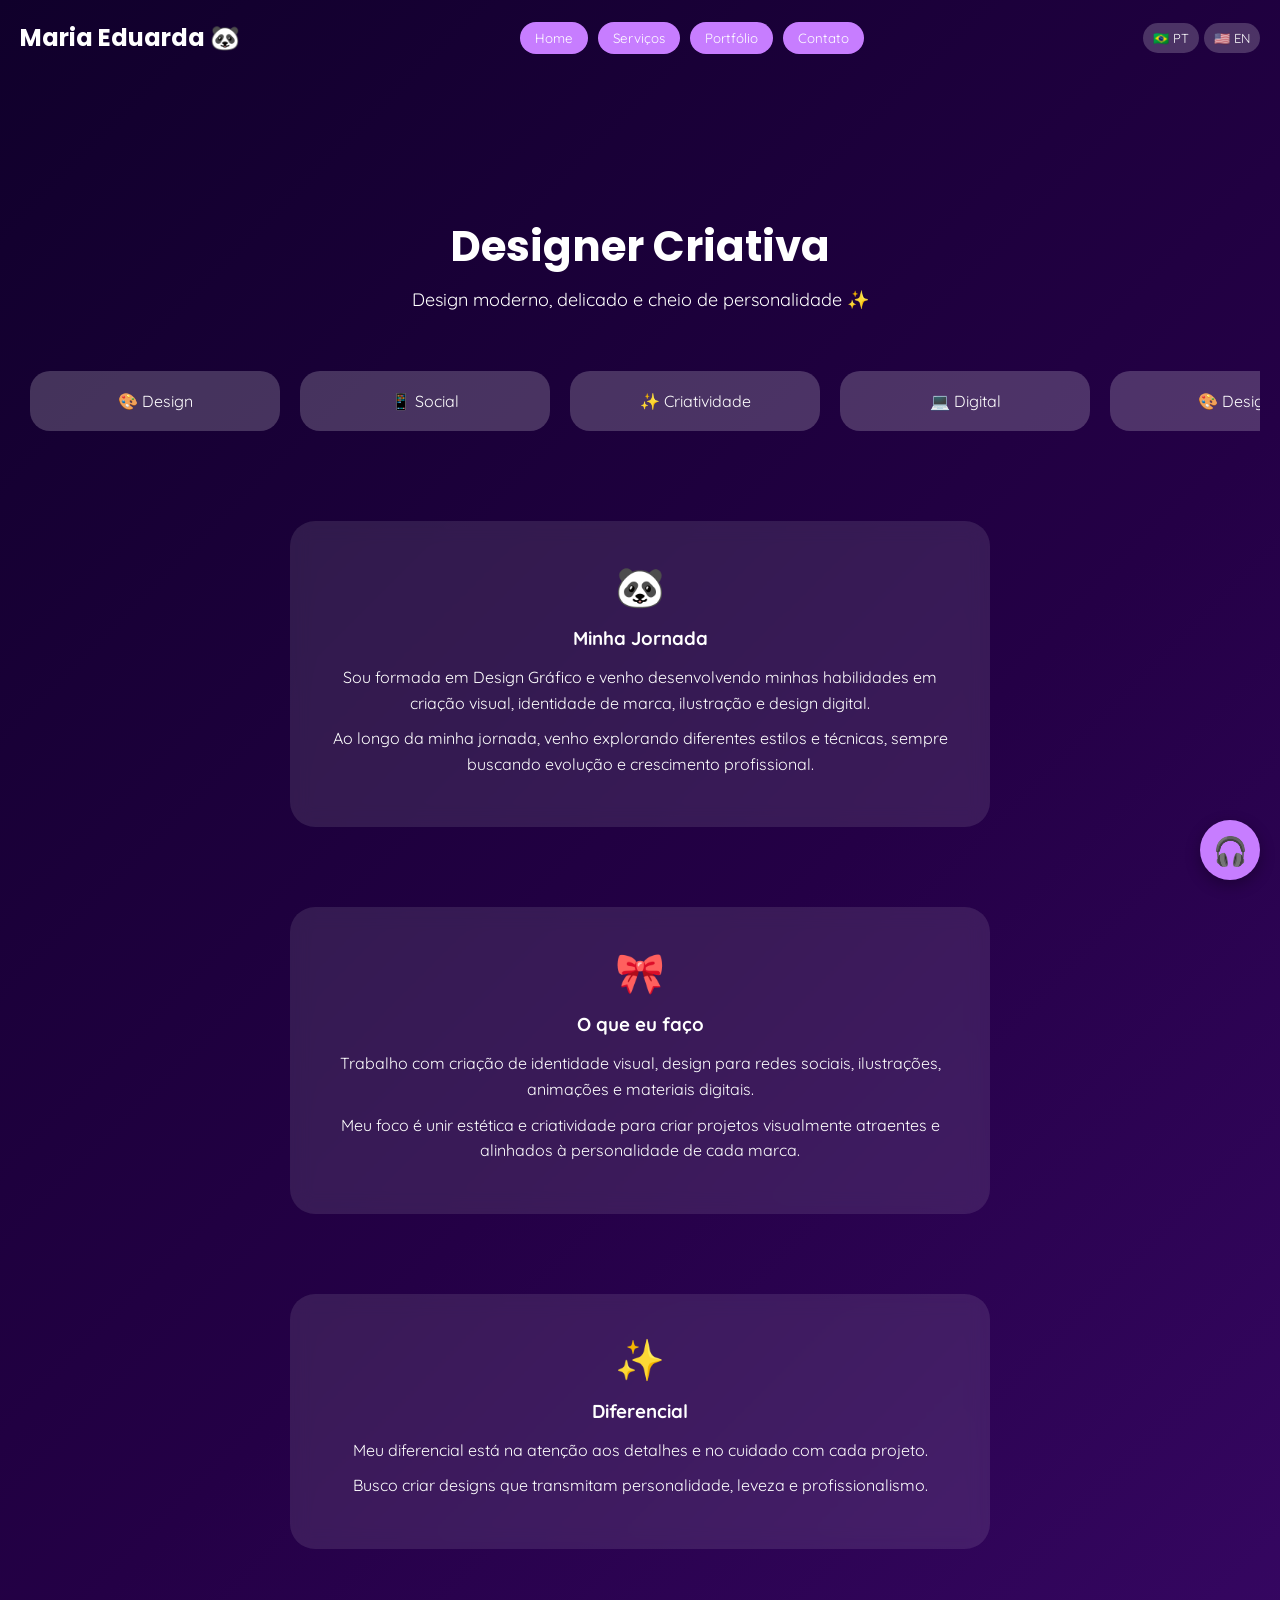
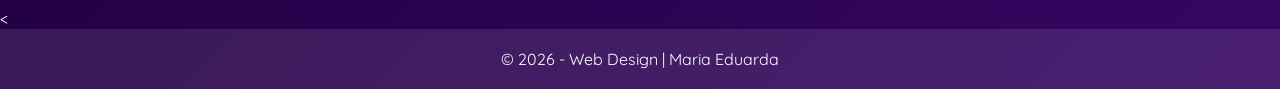
<file: index.html>
<!DOCTYPE html>
<html lang="pt-BR">

<head>
  <meta charset="UTF-8">
  <meta name="viewport" content="width=device-width, initial-scale=1.0">

  <title>Maria Eduarda Alves | Portfólio</title>

  <link href="https://fonts.googleapis.com/css2?family=Poppins:wght@300;500;700&family=Quicksand:wght@400;600&display=swap" rel="stylesheet">

  <link rel="stylesheet" href="styles.css">
</head>

<body>

<header>

  <h1>Maria Eduarda 🐼</h1>

  <nav>
    <button onclick="mostrar('home')" data-pt="Home" data-en="Home">Home</button>

    <button onclick="mostrar('servicos')" data-pt="Serviços" data-en="Services">
      Serviços
    </button>

    <button onclick="mostrar('portfolio')" data-pt="Portfólio" data-en="Portfolio">
      Portfólio
    </button>

    <button onclick="mostrar('contato')" data-pt="Contato" data-en="Contact">
      Contato
    </button>
  </nav>

  <!-- BOTÃO DE IDIOMA -->
  <div class="language-switcher">

    <button onclick="changeLanguage('pt')">
      🇧🇷 PT
    </button>

    <button onclick="changeLanguage('en')">
      🇺🇸 EN
    </button>

  </div>

</header>


<!-- =========================
     HOME
========================= -->

<section id="home" class="pagina ativa fade">

  <div class="hero">

  <h2
  data-pt="Designer Criativa"
  data-en="Creative Designer">
  Designer Criativa
</h2>

<p
  data-pt="Design moderno, delicado e cheio de personalidade ✨"
  data-en="Modern, delicate design full of personality ✨">
  Design moderno, delicado e cheio de personalidade ✨
</p>

  </div>


  <!-- SLIDER -->

  <div class="slider">

    <div class="slide-track">

    <div class="slide" data-pt="🎨 Design" data-en="🎨 Design">
  🎨 Design
</div>

<div class="slide" data-pt="📱 Social" data-en="📱 Social">
  📱 Social
</div>

<div class="slide" data-pt="✨ Criatividade" data-en="✨ Creativity">
  ✨ Criatividade
</div>

<div class="slide" data-pt="💻 Digital" data-en="💻 Digital">
  💻 Digital
</div>

<div class="slide" data-pt="🎨 Design" data-en="🎨 Design">
  🎨 Design
</div>

<div class="slide" data-pt="📱 Social" data-en="📱 Social">
  📱 Social
</div>

<div class="slide" data-pt="✨ Criatividade" data-en="✨ Creativity">
  ✨ Criatividade
</div>

<div class="slide" data-pt="💻 Digital" data-en="💻 Digital">
  💻 Digital
</div>

    </div>

  </div>


  <!-- MINHA JORNADA -->

  <div class="info-box">

    <div class="icon">🐼</div>

  <h3
  data-pt="Minha Jornada"
  data-en="My Journey">
  Minha Jornada
</h3>

   <p
  data-pt="Sou formada em Design Gráfico e venho desenvolvendo minhas habilidades em criação visual, identidade de marca, ilustração e design digital."
  data-en="I have a degree in Graphic Design and have been developing my skills in visual design, brand identity, illustration, and digital design.">
  Sou formada em Design Gráfico e venho desenvolvendo
  minhas habilidades em criação visual, identidade de marca,
  ilustração e design digital.
</p>

<p
  data-pt="Ao longo da minha jornada, venho explorando diferentes estilos e técnicas, sempre buscando evolução e crescimento profissional."
  data-en="Throughout my journey, I have explored different styles and techniques, always seeking professional growth and improvement.">
  Ao longo da minha jornada, venho explorando diferentes
  estilos e técnicas, sempre buscando evolução e
  crescimento profissional.
</p>

  </div>


  <!-- O QUE EU FAÇO -->

  <div class="info-box">

    <div class="icon">🎀</div>

   <h3
  data-pt="O que eu faço"
  data-en="What I Do">
  O que eu faço
</h3>

  <p
  data-pt="Trabalho com criação de identidade visual, design para redes sociais, ilustrações, animações e materiais digitais."
  data-en="I work with visual identity, social media design, illustrations, animations, and digital materials.">
  Trabalho com criação de identidade visual, design para
  redes sociais, ilustrações, animações e materiais digitais.
</p>

<p
  data-pt="Meu foco é unir estética e criatividade para criar projetos visualmente atraentes e alinhados à personalidade de cada marca."
  data-en="My focus is to combine aesthetics and creativity to create visually appealing projects that reflect each brand's personality.">
  Meu foco é unir estética e criatividade para criar projetos
  visualmente atraentes e alinhados à personalidade de cada marca.
</p>

  </div>


  <!-- DIFERENCIAL -->

  <div class="info-box">

    <div class="icon">✨</div>

    <h3
  data-pt="Diferencial"
  data-en="My Difference">
  Diferencial
</h3>

  <p
  data-pt="Meu diferencial está na atenção aos detalhes e no cuidado com cada projeto."
  data-en="My difference lies in my attention to detail and the care I put into each project.">
  Meu diferencial está na atenção aos detalhes e no cuidado
  com cada projeto.
</p>

<p
  data-pt="Busco criar designs que transmitam personalidade, leveza e profissionalismo."
  data-en="I aim to create designs that convey personality, creativity, and professionalism.">
  Busco criar designs que transmitam personalidade, leveza
  e profissionalismo.
</p>

  </div>

</section>


<!-- =========================
     SERVIÇOS
========================= -->

<section id="servicos" class="pagina fade">

 <button class="voltar" onclick="voltar()"
  data-pt="← Voltar"
  data-en="← Back">
  ← Voltar
</button>

  <h2
  data-pt="Serviços"
  data-en="Services">
  Serviços
</h2>


 <div class="card"
  data-pt="Identidade Visual"
  data-en="Visual Identity">
  Identidade Visual
</div>

<div class="card"
  data-pt="Social Media"
  data-en="Social Media">
  Social Media
</div>

<div class="card"
  data-pt="Design Digital"
  data-en="Digital Design">
  Design Digital
</div>

<div class="card"
  onclick="mostrar('ilustracao')"
  data-pt="🎨 Ilustração"
  data-en="🎨 Illustration">
  🎨 Ilustração
</div>

<div class="card"
  onclick="mostrar('animacao')"
  data-pt="🎬 Animação 2D"
  data-en="🎬 2D Animation">
  🎬 Animação 2D
</div>

  </div>

</section>
<!-- =========================
     ILUSTRAÇÃO
========================= -->

<section id="ilustracao" class="pagina fade">

  <button class="voltar" onclick="voltar()">
    ← Voltar
  </button>

  <h2
  data-pt="Ilustração 🎨"
  data-en="Illustration 🎨">
  Ilustração 🎨
</h2>

<p
  class="texto-ilustracao"
  data-pt="Explore meu processo criativo através desta ilustração."
  data-en="Explore my creative process through this illustration.">
  Explore meu processo criativo através desta ilustração.
</p>

  <div class="video-ilustracao">

    <video controls>

      <source
        src="imagens/minha-ilustracao.mp4"
        type="video/mp4"
      >

      Seu navegador não suporta vídeos.

    </video>

  </div>

</section>
<section id="animacao" class="pagina fade">
  <button class="voltar" onclick="voltar()">← Voltar</button>

  <h2
  data-pt="Animação 2D 🎬"
  data-en="2D Animation 🎬">
  Animação 2D 🎬
</h2>

<p
  class="texto-ilustracao"
  data-pt="Confira uma demonstração do meu trabalho com animação 2D, explorando movimento, criatividade e narrativa visual."
  data-en="Check out a demonstration of my 2D animation work, exploring movement, creativity, and visual storytelling.">
  Confira uma demonstração do meu trabalho com animação 2D,
  explorando movimento, criatividade e narrativa visual.
</p>

  <div class="video-ilustracao">
    <video controls>
      <source src="imagens/minha-animacao.mp4" type="video/mp4">
      Seu navegador não suporta vídeos.
    </video>
  </div>
</section>
<!-- =========================
     PORTFÓLIO
========================= -->

<section id="portfolio" class="pagina fade">

  <button class="voltar" onclick="voltar()">
    ← Voltar
  </button>


  <h2>Portfólio</h2>


  <!-- =========================
       PROJETO PANDALUNE
  ========================= -->

  <div class="projeto">


    <!-- CAPA -->

    <div class="projeto-capa">

      <img
        src="imagens/pandalune-logo.png"
        alt="Logo da PandaLune"
      >

    </div>


    <!-- INFORMAÇÕES -->

    <div class="projeto-info">

    <span
  class="categoria"
  data-pt="IDENTIDADE VISUAL"
  data-en="VISUAL IDENTITY">
  IDENTIDADE VISUAL
</span>

   <h3>PandaLune</h3>

<p
  class="subtitulo"
  data-pt="Papelaria & Presentes"
  data-en="Stationery & Gifts">
  Papelaria & Presentes
</p>


    <p
  data-pt="A PandaLune é uma marca fictícia de papelaria e presentes personalizados, criada para explorar uma identidade visual delicada, criativa e acolhedora."
  data-en="PandaLune is a fictional stationery and personalized gifts brand created to explore a delicate, creative, and welcoming visual identity.">
  A PandaLune é uma marca fictícia de papelaria e presentes
  personalizados, criada para explorar uma identidade visual
  delicada, criativa e acolhedora.
</p>


     <p
  data-pt="O projeto foi desenvolvido a partir do conceito de uma marca jovem e criativa, combinando elementos inspirados na estética kawaii com uma abordagem visual equilibrada e profissional."
  data-en="The project was developed around the concept of a young and creative brand, combining elements inspired by kawaii aesthetics with a balanced and professional visual approach.">
  O projeto foi desenvolvido a partir do conceito de uma marca
  jovem e criativa, combinando elementos inspirados na estética
  kawaii com uma abordagem visual equilibrada e profissional.
</p>


<p
  data-pt='O panda foi escolhido como elemento principal da identidade, acompanhado da lua como referência ao conceito presente no nome "PandaLune".'
  data-en='The panda was chosen as the main element of the identity, accompanied by the moon as a reference to the concept represented in the name "PandaLune".'>
  O panda foi escolhido como elemento principal da identidade,
  acompanhado da lua como referência ao conceito presente no
  nome "PandaLune".
</p>
    </div>


    <!-- =========================
         CONCEITO
    ========================= -->

    <div class="projeto-secao">

      <h3>Conceito</h3>

      <p>
        A identidade visual foi desenvolvida para transmitir
        criatividade, delicadeza, acolhimento e personalidade.
      </p>


     <h3
  data-pt="Conceito"
  data-en="Concept">
  Conceito
</h3>


        <div>

          <span>🐼</span>

         <strong
  data-pt="Personalidade"
  data-en="Personality">
  Personalidade
</strong>

        <p
  data-pt="Um símbolo marcante e amigável."
  data-en="A memorable and friendly symbol.">
  Um símbolo marcante e amigável.
</p>

        </div>


        <div>

          <span>🌙</span>

        <strong
  data-pt="Delicadeza"
  data-en="Delicacy">
  Delicadeza
</strong>

         <p
  data-pt="Elementos suaves e acolhedores."
  data-en="Soft and welcoming elements.">
  Elementos suaves e acolhedores.
</p>

        </div>


        <div>

          <span>✨</span>

        <strong
  data-pt="Criatividade"
  data-en="Creativity">
  Criatividade
</strong>

         <p
  data-pt="Uma identidade jovem e original."
  data-en="A young and original identity.">
  Uma identidade jovem e original.
</p>

        </div>


      </div>

    </div>


    <!-- =========================
         LOGOTIPO
    ========================= -->

    <div class="projeto-secao">

     <h3
  data-pt="Logotipo"
  data-en="Logo">
  Logotipo
</h3>

     <p
  data-pt="O logotipo combina o panda e a lua como elementos principais, criando uma identidade visual simples, memorável e alinhada à personalidade da marca."
  data-en="The logo combines the panda and the moon as the main elements, creating a simple, memorable visual identity aligned with the personality of the brand.">
  O logotipo combina o panda e a lua como elementos principais,
  criando uma identidade visual simples, memorável e alinhada
  à personalidade da marca.
</p>

      <div class="imagem-grande">

        <img
          src="imagens/pandalune-logo.png"
          alt="Logotipo PandaLune"
        >

      </div>

    </div>


    <!-- =========================
         APLICAÇÕES
    ========================= -->

    <div class="projeto-secao">

      <h3
  data-pt="Aplicações da identidade"
  data-en="Brand Applications">
  Aplicações da identidade
</h3>

      <p
  data-pt="Para demonstrar a versatilidade da identidade visual, a marca foi aplicada em diferentes materiais e produtos."
  data-en="To demonstrate the versatility of the visual identity, the brand was applied to different materials and products.">
  Para demonstrar a versatilidade da identidade visual,
  a marca foi aplicada em diferentes materiais e produtos.
</p>


      <div class="galeria-projeto">


        <!-- =========================
             CAMISETA
        ========================= -->

        <div class="item-projeto">

          <div class="grupo-imagens camiseta">

            <img
              src="imagens/pandalune-camisetadobrada.png"
              alt="Camiseta PandaLune dobrada"
            >

            <img
              src="imagens/pandalune-camiseta.png"
              alt="Camiseta PandaLune"
            >

          </div>


          <h4
  data-pt="Camiseta"
  data-en="T-Shirt">
  Camiseta
</h4>

          <p
  data-pt="Aplicação da identidade visual em vestuário, apresentando diferentes formas de visualização da peça."
  data-en="Application of the visual identity to clothing, presenting different ways of visualizing the piece.">
  Aplicação da identidade visual em vestuário,
  apresentando diferentes formas de visualização da peça.
</p>

        </div>


        <!-- =========================
             CADERNO
        ========================= -->

        <div class="item-projeto">

          <div class="grupo-imagens caderno">

            <img
              src="imagens/pandalune-caderno.png"
              alt="Caderno PandaLune"
            >

          </div>


        <h4
  data-pt="Caderno"
  data-en="Notebook">
  Caderno
</h4>

          <p
  data-pt="Aplicação da identidade visual em um produto de papelaria."
  data-en="Application of the visual identity to a stationery product.">
  Aplicação da identidade visual em um produto
  de papelaria.
</p>

        </div>


        <!-- =========================
             CARTÃO
        ========================= -->

        <div class="item-projeto">

          <div class="grupo-imagens cartao">

            <img
              src="imagens/pandalune-cartao.png"
              alt="Mockup de cartão PandaLune"
            >

            <img
              src="imagens/pandalune-cartaofrente.png"
              alt="Frente do cartão PandaLune"
            >

            <img
              src="imagens/pandalune-cartaoverso.png"
              alt="Verso do cartão PandaLune"
            >

          </div>


          <h4
  data-pt="Cartão de visita"
  data-en="Business Card">
  Cartão de visita
</h4>

          <p
  data-pt="Material institucional desenvolvido para apresentar a identidade visual da marca."
  data-en="Institutional material developed to showcase the brand's visual identity.">
  Material institucional desenvolvido para apresentar
  a identidade visual da marca.
</p>

        </div>


      </div>

    </div>


    <!-- =========================
         ENCERRAMENTO
    ========================= -->

    <div class="projeto-final">

      <h3>Identidade PandaLune</h3>

      <p>
        Um projeto desenvolvido para explorar a criação de uma
        identidade visual completa e suas aplicações em diferentes
        pontos de contato da marca.
      </p>

      <span>
        Projeto conceitual desenvolvido para portfólio.
      </span>

    </div>


  </div>

<!-- NOVO PROJETO: VÍDEO ACADÊMICO -->
<div class="projeto-video">

  <span
    class="categoria"
    data-pt="PROJETO AUDIOVISUAL"
    data-en="AUDIOVISUAL PROJECT">
    PROJETO AUDIOVISUAL
  </span>

  <h3
    data-pt="Projeto audiovisual"
    data-en="Audiovisual Project">
    Projeto audiovisual
  </h3>

  <p
    class="texto-ilustracao"
    data-pt="Este vídeo foi desenvolvido como parte de um trabalho acadêmico, permitindo explorar a criação audiovisual, a organização das cenas e a comunicação visual por meio do vídeo."
    data-en="This video was created as part of an academic assignment, allowing me to explore audiovisual production, scene organization, and visual communication through video.">
    Este vídeo foi desenvolvido como parte de um trabalho acadêmico, permitindo explorar a criação audiovisual, a organização das cenas e a comunicação visual por meio do vídeo.
  </p>

  <div class="video-academico">
    <video controls preload="metadata">
      <source
        src="imagens/projeto-academico.mp4"
        type="video/mp4">

      <span
        data-pt="Seu navegador não suporta vídeos."
        data-en="Your browser does not support videos.">
        Seu navegador não suporta vídeos.
      </span>
    </video>
  </div>

  <p
    class="legenda-video"
    data-pt="Projeto acadêmico apresentado para fins de portfólio."
    data-en="Academic project presented for portfolio purposes.">
    Projeto acadêmico apresentado para fins de portfólio.
  </p>

</div>

</section>


<!-- =========================
     CONTATO
========================= -->

<
<!-- CONTATO -->
<section id="contato" class="pagina fade">

  <button
    class="voltar"
    onclick="voltar()"
    data-pt="← Voltar"
    data-en="← Back">
    ← Voltar
  </button>

  <div class="contato-card">

    <div class="contato-icone">🐼</div>

    <h2
      data-pt="Vamos conversar?"
      data-en="Let's Talk!">
      Vamos conversar?
    </h2>

    <p
      data-pt="Gostou do meu trabalho? Entre em contato para conversarmos sobre seu projeto!"
      data-en="Like my work? Get in touch so we can discuss your project!">
      Gostou do meu trabalho? Entre em contato para conversarmos sobre seu projeto!
    </p>

    <div class="contato-links">

      <a
        class="contato-botao"
        href="https://wa.me/5562991499177"
        target="_blank"
        rel="noopener noreferrer"
        data-pt="💬 Fale comigo pelo WhatsApp"
        data-en="💬 Contact me on WhatsApp">
        💬 Fale comigo pelo WhatsApp
      </a>

      <a
        class="contato-botao"
        href="https://www.fiverr.com/mariaxagu/buying?source=avatar_menu_profile"
        target="_blank"
        rel="noopener noreferrer"
        data-pt="🎨 Meu perfil no Fiverr"
        data-en="🎨 My Fiverr Profile">
        🎨 Meu perfil no Fiverr
      </a>

    </div>

    <p
      class="contato-final"
      data-pt="Será um prazer conhecer sua ideia e ajudar a transformá-la em um projeto visual!"
      data-en="I'd love to hear your idea and help turn it into a visual project!">
      Será um prazer conhecer sua ideia e ajudar a transformá-la em um projeto visual!
    </p>

  </div>

</section>


</section>


<!-- =========================
     MÚSICA
========================= -->

<div
  class="music-player"
  onclick="toggleMusica()"
>

  <span id="icone-musica">
    🎧
  </span>

</div>


<audio id="musica" loop>

  <source
    src="musica.mp3"
    type="audio/mpeg"
  >

</audio>


<!-- =========================
     RODAPÉ
========================= -->

<footer>

  <p>
    © 2026 - Web Design | Maria Eduarda
  </p>

</footer>


<script src="script.js"></script>

</body>
</html>
</file>
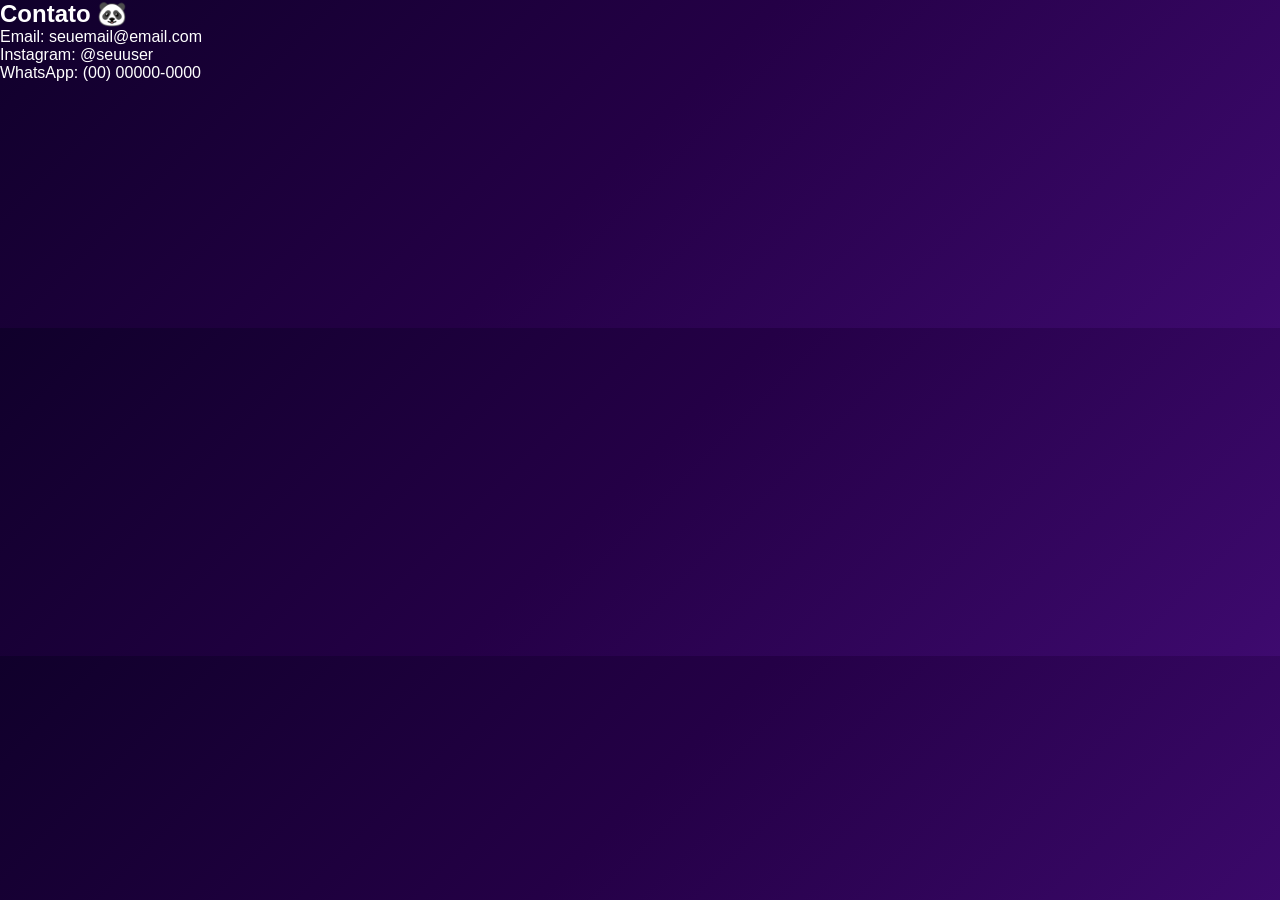
<file: contato.html>
<!DOCTYPE html>
<html lang="pt-BR">
<head>
<meta charset="UTF-8">
<link rel="stylesheet" href="styles.css">
<title>Contato</title>
</head>

<body>

<section class="section">
  <h1>Contato 🐼</h1>

  <p>Email: seuemail@email.com</p>
  <p>Instagram: @seuuser</p>
  <p>WhatsApp: (00) 00000-0000</p>

</section>

</body>
</html>
</file>
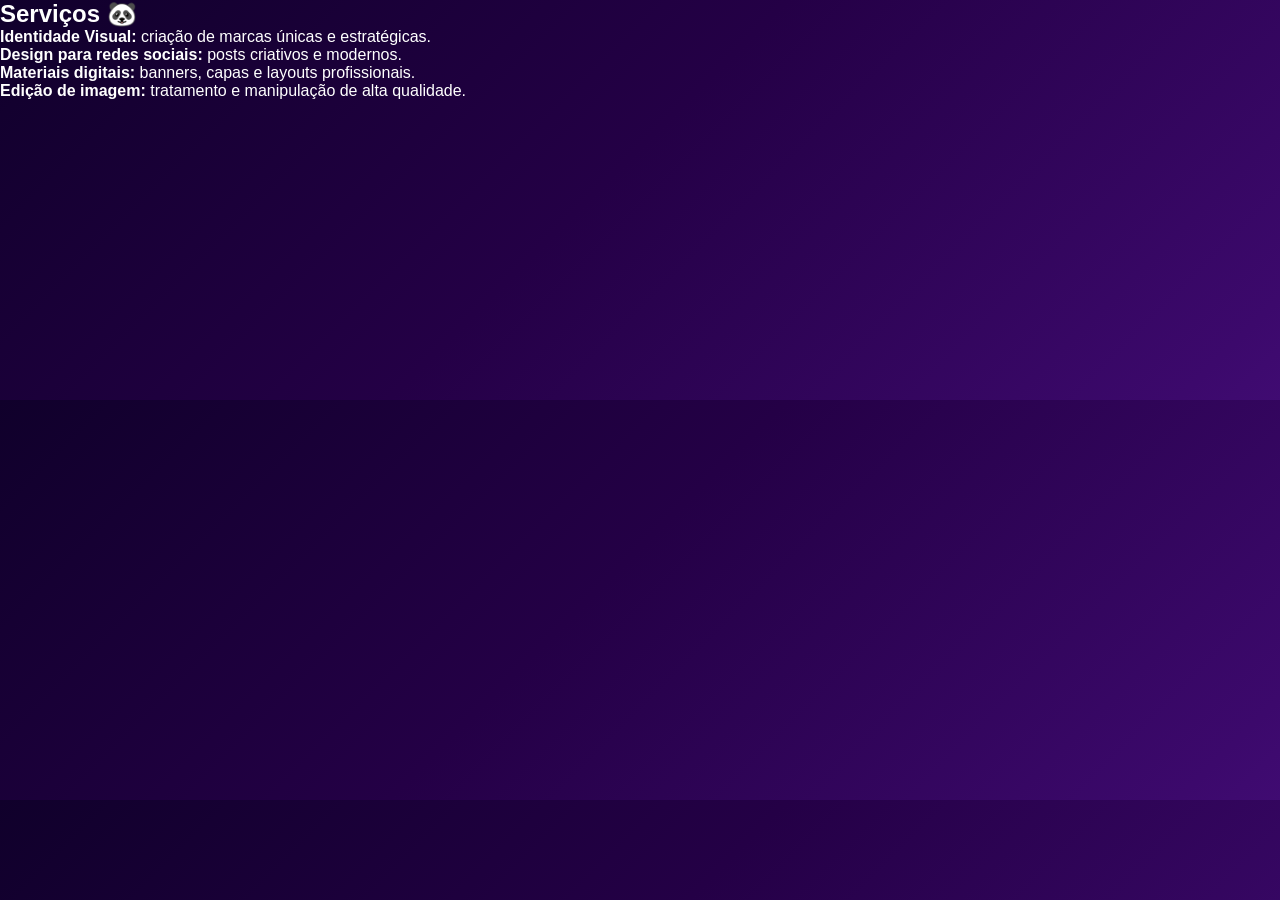
<file: servicos.html>
<!DOCTYPE html>
<html lang="pt-BR">
<head>
<meta charset="UTF-8">
<link rel="stylesheet" href="styles.css">
<title>Serviços</title>
</head>

<body>

<section class="section">
  <h1>Serviços 🐼</h1>

  <p><strong>Identidade Visual:</strong> criação de marcas únicas e estratégicas.</p>
  <p><strong>Design para redes sociais:</strong> posts criativos e modernos.</p>
  <p><strong>Materiais digitais:</strong> banners, capas e layouts profissionais.</p>
  <p><strong>Edição de imagem:</strong> tratamento e manipulação de alta qualidade.</p>

</section>

</body>
</html>
</file>
<file: styles.css>
/* =========================================
   CONFIGURAÇÕES GERAIS
========================================= */

* {
  margin: 0;
  padding: 0;
  box-sizing: border-box;
}

body {
  font-family: 'Quicksand', sans-serif;
  color: white;
  overflow-x: hidden;

  background: linear-gradient(
    135deg,
    #10002b,
    #240046,
    #3c096c,
    #5a189a,
    #7b2cbf,
    #9d4edd,
    #c77dff,
    #e0aaff
  );

  background-size: 400% 400%;

  animation: gradient 10s infinite;
}


@keyframes gradient {

  0% {
    background-position: 0%;
  }

  50% {
    background-position: 100%;
  }

  100% {
    background-position: 0%;
  }

}


/* =========================================
   HEADER
========================================= */

header {

  display: flex;

  justify-content: space-between;

  align-items: center;

  padding: 20px;

}


header h1 {

  font-family: 'Poppins', sans-serif;

  font-size: 24px;

}


nav {

  display: flex;

  gap: 10px;

  flex-wrap: wrap;

}


button {

  padding: 8px 15px;

  border-radius: 20px;

  border: none;

  background: #c77dff;

  color: white;

  cursor: pointer;

  font-family: 'Quicksand', sans-serif;

  transition: 0.3s;

}


button:hover {

  transform: scale(1.05);

  background: #e0aaff;

}


/* =========================================
   PÁGINAS
========================================= */

.pagina {

  display: none;

  padding: 60px 20px;

  text-align: center;

  min-height: 100vh;

}


.ativa {

  display: block;

}


/* =========================================
   ANIMAÇÃO
========================================= */

.fade {

  animation: fade 0.6s;

}


@keyframes fade {

  from {

    opacity: 0;

    transform: translateY(20px);

  }

  to {

    opacity: 1;

  }

}


/* =========================================
   HERO
========================================= */

.hero {

  margin-top: 80px;

}


.hero h2 {

  font-family: 'Poppins', sans-serif;

  font-size: 42px;

  margin-bottom: 10px;

}


.hero p {

  font-size: 18px;

}


/* =========================================
   SLIDER
========================================= */

.slider {

  overflow: hidden;

  margin: 50px 0;

}


.slide-track {

  display: flex;

  width: max-content;

  animation: scroll 15s linear infinite;

}


.slide {

  width: 250px;

  margin: 10px;

  padding: 20px;

  background: rgba(255,255,255,0.2);

  border-radius: 20px;

}


@keyframes scroll {

  0% {

    transform: translateX(0);

  }

  100% {

    transform: translateX(-50%);

  }

}


/* =========================================
   CARDS
========================================= */

.cards {

  display: flex;

  justify-content: center;

  gap: 20px;

  flex-wrap: wrap;

  margin-top: 40px;

}


.card {

  padding: 20px;

  background: rgba(255,255,255,0.2);

  border-radius: 20px;

  transition: 0.3s;

}


.card:hover {

  transform: scale(1.05);

}


/* =========================================
   INFO BOX
========================================= */

.info-box {

  margin-top: 80px;

  padding: 40px;

  max-width: 700px;

  margin-left: auto;

  margin-right: auto;

  background: rgba(255,255,255,0.1);

  border-radius: 25px;

  backdrop-filter: blur(10px);

  animation: aparecer 1s ease;

}


.icon {

  font-size: 40px;

}


.info-box h3 {

  margin: 15px 0;

}


.info-box p {

  margin-bottom: 10px;

  line-height: 1.6;

}


@keyframes aparecer {

  from {

    opacity: 0;

    transform: translateY(40px);

  }

  to {

    opacity: 1;

  }

}


/* =========================================
   PROJETO
========================================= */

.projeto {

  width: 90%;

  max-width: 1100px;

  margin: 40px auto;

}


/* =========================================
   CAPA DO PROJETO
========================================= */

.projeto-capa {

  width: 100%;

  margin-bottom: 45px;

  text-align: center;

}


.projeto-capa img {

  width: 100%;

  max-width: 850px;

  max-height: 500px;

  object-fit: contain;

  border-radius: 20px;

}


/* =========================================
   INFORMAÇÕES DO PROJETO
========================================= */

.projeto-info {

  max-width: 850px;

  margin: 0 auto 60px;

  text-align: left;

}


.categoria {

  display: inline-block;

  font-size: 12px;

  letter-spacing: 2px;

  font-weight: 600;

  margin-bottom: 10px;

}


.projeto-info h3 {

  font-family: 'Poppins', sans-serif;

  font-size: 38px;

  margin: 5px 0;

}


.subtitulo {

  font-size: 18px;

  font-weight: 600;

  margin-bottom: 25px;

}


.projeto-info p {

  line-height: 1.8;

  margin-bottom: 18px;

}


/* =========================================
   SEÇÕES DO PROJETO
========================================= */

.projeto-secao {

  margin: 70px auto;

  max-width: 1000px;

  text-align: center;

}


.projeto-secao h3 {

  font-family: 'Poppins', sans-serif;

  font-size: 30px;

  margin-bottom: 15px;

}


.projeto-secao > p {

  max-width: 750px;

  margin: 0 auto 30px;

  line-height: 1.7;

}


/* =========================================
   CONCEITOS
========================================= */

.conceitos {

  display: flex;

  justify-content: center;

  gap: 25px;

  flex-wrap: wrap;

  margin-top: 35px;

}


.conceitos div {

  width: 220px;

  padding: 25px;

  border-radius: 18px;

  background: rgba(255,255,255,0.08);

}


.conceitos span {

  display: block;

  font-size: 35px;

  margin-bottom: 12px;

}


.conceitos strong {

  display: block;

  margin-bottom: 8px;

}


.conceitos p {

  font-size: 14px;

  line-height: 1.5;

}


/* =========================================
   LOGOTIPO
========================================= */

.imagem-grande {

  width: 100%;

  margin-top: 30px;

}


.imagem-grande img {

  width: 100%;

  max-width: 800px;

  max-height: 600px;

  object-fit: contain;

  border-radius: 20px;

  transition: transform 0.3s ease;

}


.imagem-grande img:hover {

  transform: scale(1.02);

}


/* =========================================
   GALERIA DE APLICAÇÕES
========================================= */

.galeria-projeto {

  display: grid;

  grid-template-columns: repeat(3, 1fr);

  gap: 30px;

  margin-top: 40px;

  align-items: start;

}


/* =========================================
   CADA MATERIAL
========================================= */

.item-projeto {

  padding: 18px;

  border-radius: 20px;

  background: rgba(255,255,255,0.06);

  transition: transform 0.3s ease;

}


.item-projeto:hover {

  transform: translateY(-5px);

}


/* =========================================
   GRUPO DE IMAGENS
========================================= */

.grupo-imagens {

  display: flex;

  flex-wrap: wrap;

  justify-content: center;

  align-items: center;

  gap: 10px;

  margin-bottom: 15px;

}


/* =========================================
   IMAGENS DA CAMISETA
========================================= */

.grupo-imagens.camiseta img {

  width: calc(50% - 5px);

  height: 200px;

  object-fit: contain;

  border-radius: 15px;

}


/* =========================================
   IMAGEM DO CADERNO
========================================= */

.grupo-imagens.caderno img {

  width: 100%;

  height: 420px;

  object-fit: contain;

  border-radius: 15px;

}


/* =========================================
   IMAGENS DO CARTÃO
========================================= */

.grupo-imagens.cartao img {

  width: calc(50% - 5px);

  height: 180px;

  object-fit: contain;

  border-radius: 15px;

}


/* A terceira imagem ocupa uma linha inteira */

.grupo-imagens.cartao img:last-child {

  width: 100%;

}


/* =========================================
   EFEITO NAS IMAGENS
========================================= */

.grupo-imagens img {

  transition: transform 0.3s ease;

}


.grupo-imagens img:hover {

  transform: scale(1.04);

}


/* =========================================
   TEXTO DOS MATERIAIS
========================================= */

.item-projeto h4 {

  font-size: 18px;

  margin: 15px 0 5px;

}


.item-projeto p {

  font-size: 14px;

  line-height: 1.5;

}


/* =========================================
   FINAL DO PROJETO
========================================= */

.projeto-final {

  max-width: 800px;

  margin: 80px auto 30px;

  text-align: center;

  padding: 40px;

  border-radius: 25px;

  background: rgba(255,255,255,0.08);

}


.projeto-final h3 {

  font-size: 28px;

  margin-bottom: 15px;

}


.projeto-final p {

  line-height: 1.7;

}


.projeto-final span {

  display: block;

  margin-top: 20px;

  font-size: 12px;

  opacity: 0.7;

}


/* =========================================
   BOTÃO VOLTAR
========================================= */

.voltar {

  margin-bottom: 30px;

}


/* =========================================
   BANNER FINAL
========================================= */

.banner-final {

  margin-top: 80px;

  display: flex;

  justify-content: center;

}


.banner-final img {

  width: 90%;

  max-width: 800px;

  border-radius: 20px;

  opacity: 0;

  transform: translateY(30px);

  animation: aparecerImagem 1s ease forwards;

}


@keyframes aparecerImagem {

  to {

    opacity: 1;

    transform: translateY(0);

  }

}


/* =========================================
   BOTÃO DE MÚSICA
========================================= */

.music-player {

  position: fixed;

  bottom: 20px;

  right: 20px;

  width: 60px;

  height: 60px;

  background: #c77dff;

  border-radius: 50%;

  display: flex;

  align-items: center;

  justify-content: center;

  font-size: 28px;

  cursor: pointer;

  box-shadow: 0 5px 15px rgba(0,0,0,0.3);

  transition: 0.3s;

  z-index: 1000;

}


.music-player:hover {

  transform: scale(1.1);

}


/* =========================================
   RODAPÉ
========================================= */

footer {

  text-align: center;

  padding: 20px;

  background: rgba(255,255,255,0.1);

}


/* =========================================
   COMPUTADOR / TABLET
========================================= */

@media (max-width: 900px) {

  .galeria-projeto {

    grid-template-columns: 1fr;

  }

}


/* =========================================
   CELULAR
========================================= */

@media (max-width: 768px) {

  header {

    flex-direction: column;

    gap: 15px;

  }


  nav {

    justify-content: center;

  }


  .cards {

    flex-direction: column;

    align-items: center;

  }


  .hero {

    margin-top: 40px;

  }


  .hero h2 {

    font-size: 32px;

  }


  .projeto {

    width: 92%;

  }


  .projeto-info h3 {

    font-size: 30px;

  }


  .galeria-projeto {

    grid-template-columns: 1fr;

  }


  .grupo-imagens.camiseta img {

    width: 100%;

    height: auto;

    max-height: 400px;

  }


  .grupo-imagens.cartao img {

    width: 100%;

    height: auto;

    max-height: 400px;

  }


  .grupo-imagens.cartao img:last-child {

    width: 100%;

  }


  .grupo-imagens.caderno img {

    height: auto;

    max-height: 450px;

  }


  .conceitos {

    flex-direction: column;

    align-items: center;

  }


  .conceitos div {

    width: 80%;

  }


  .projeto-final {

    padding: 25px;

  }

}/* =========================================
   VÍDEO DE ILUSTRAÇÃO
========================================= */

.texto-ilustracao {
  max-width: 650px;
  margin: 20px auto 40px;
  line-height: 1.7;
}

.video-ilustracao {
  width: 90%;
  max-width: 900px;
  margin: 0 auto;
  padding: 15px;

  background: rgba(255,255,255,0.08);

  border-radius: 25px;

  backdrop-filter: blur(10px);

  box-shadow: 0 10px 30px rgba(0,0,0,0.2);
}

.video-ilustracao video {
  width: 100%;
  max-height: 600px;

  display: block;

  border-radius: 18px;
}/* =========================================
   SELETOR DE IDIOMA
========================================= */

.language-switcher {

  display: flex;

  gap: 5px;

  align-items: center;

}


.language-switcher button {

  padding: 7px 10px;

  border-radius: 15px;

  font-size: 13px;

  background: rgba(255,255,255,0.2);

}


.language-switcher button:hover {

  background: #e0aaff;

  transform: scale(1.05);

}
/* =========================
   NOVA SEÇÃO DE CONTATO
========================= */

.contato-card {
  width: 90%;
  max-width: 750px;
  margin: 30px auto;
  padding: 40px 25px;
  border-radius: 25px;
  background: rgba(255, 255, 255, 0.12);
  backdrop-filter: blur(10px);
  box-shadow: 0 10px 30px rgba(0, 0, 0, 0.15);
}

.contato-icone {
  font-size: 55px;
  margin-bottom: 15px;
}

.contato-card h2 {
  font-family: 'Poppins', sans-serif;
  font-size: 32px;
  margin-bottom: 20px;
}

.contato-card p {
  line-height: 1.7;
  margin-bottom: 25px;
}

.contato-links {
  display: flex;
  flex-direction: column;
  align-items: center;
  gap: 15px;
  margin: 30px 0;
}

.contato-botao {
  display: inline-block;
  width: 100%;
  max-width: 350px;
  padding: 14px 20px;
  border-radius: 25px;
  background: #c77dff;
  color: white;
  text-decoration: none;
  font-weight: 600;
  transition: 0.3s;
}

.contato-botao:hover {
  background: #e0aaff;
  transform: translateY(-3px);
}

.contato-card .contato-final {
  margin: 30px 0 0;
  font-size: 14px;
  opacity: 0.9;
}

@media (max-width: 768px) {
  .contato-card {
    padding: 30px 18px;
  }

  .contato-card h2 {
    font-size: 26px;
  }
}

/* =========================
   PROJETO AUDIOVISUAL
========================= */

.projeto-video {
  width: 90%;
  max-width: 1000px;
  margin: 70px auto;
  padding: 35px 25px;
  border-radius: 25px;
  background: rgba(255, 255, 255, 0.10);
  backdrop-filter: blur(10px);
}

.projeto-video h3 {
  font-family: 'Poppins', sans-serif;
  font-size: 30px;
  margin: 15px 0;
}

.projeto-video .categoria {
  display: inline-block;
  margin-bottom: 10px;
}

.video-academico {
  width: 100%;
  max-width: 850px;
  margin: 30px auto 15px;
  padding: 12px;
  border-radius: 20px;
  background: rgba(255, 255, 255, 0.08);
}

.video-academico video {
  display: block;
  width: 100%;
  max-height: 600px;
  border-radius: 15px;
}

.legenda-video {
  font-size: 13px;
  opacity: 0.85;
  margin-top: 15px;
  line-height: 1.6;
}

@media (max-width: 768px) {
  .projeto-video {
    width: 92%;
    padding: 25px 15px;
  }

  .projeto-video h3 {
    font-size: 24px;
  }
}
</file>
